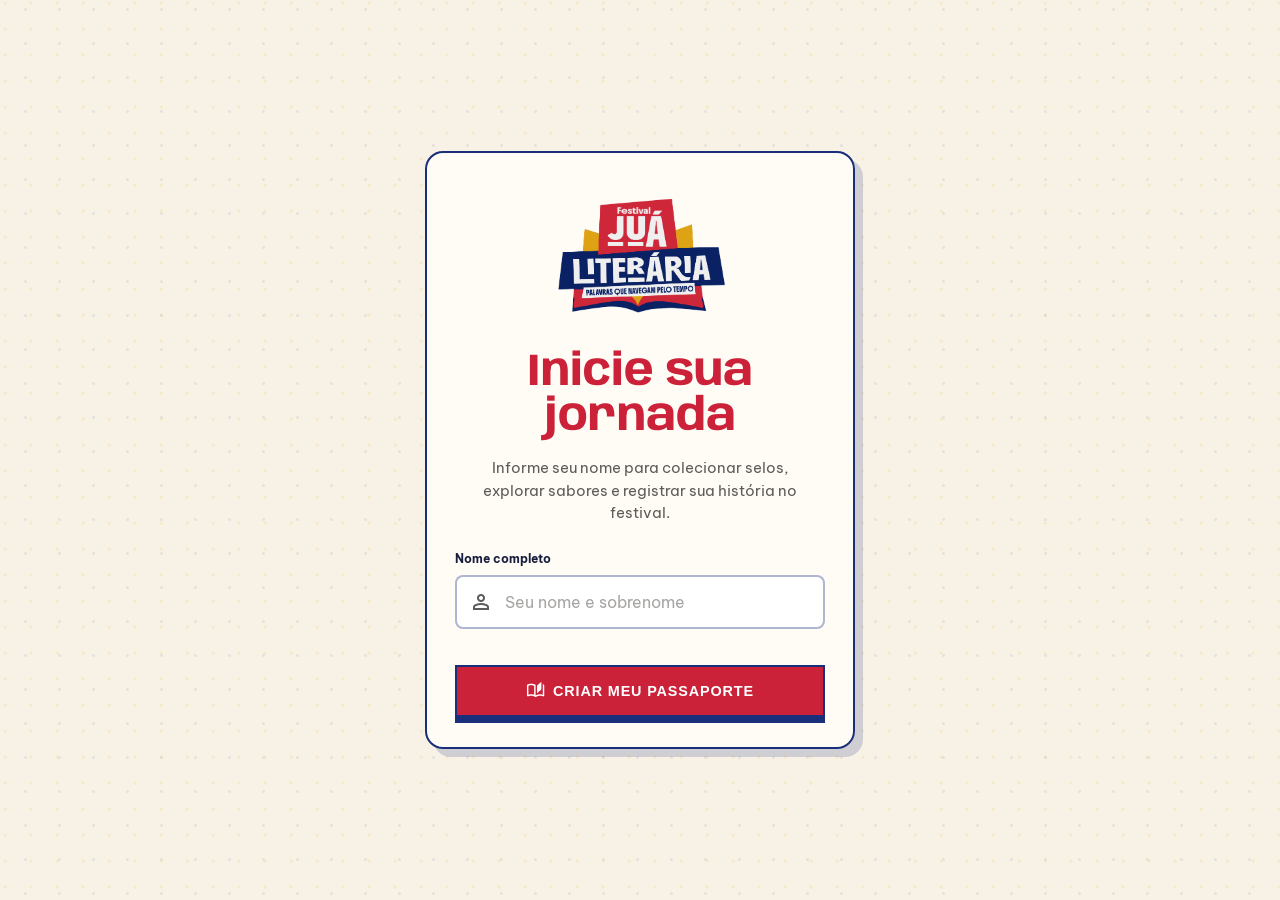
<file: rota-gastronomica-jua-literaria-2026/cadastro.html>
<!DOCTYPE html>
<html lang="pt-BR">
<head>
  <meta charset="UTF-8">
  <meta name="viewport" content="width=device-width, initial-scale=1.0">
  <title>Comece sua jornada · Rota Gastronômica Juá Literária 2026</title>
  <meta name="description" content="Informe seu nome para acessar o passaporte digital da Rota Gastronômica Juá Literária 2026.">
  <link rel="preconnect" href="https://fonts.googleapis.com">
  <link rel="preconnect" href="https://fonts.gstatic.com" crossorigin>
  <link href="https://fonts.googleapis.com/css2?family=Anybody:wght@600;700;800&family=Be+Vietnam+Pro:wght@400;500;600;700&display=swap" rel="stylesheet">
  <link href="https://fonts.googleapis.com/css2?family=Material+Symbols+Outlined:wght,FILL@100..700,0..1&display=swap" rel="stylesheet">
  <link rel="stylesheet" href="styles.css">
</head>
<body class="capture-page">
  <main class="capture-main">
    <section class="capture-card" aria-labelledby="captureTitle">
      <img class="capture-logo" src="assets/logo-jua-literaria.png" alt="Juá Literária">
      <h1 id="captureTitle">Inicie sua jornada</h1>
      <p class="capture-intro">Informe seu nome para colecionar selos, explorar sabores e registrar sua história no festival.</p>

      <form id="participantForm" novalidate>
        <label class="capture-label" for="participantName">Nome completo</label>
        <div class="capture-input-wrap">
          <span class="material-symbols-outlined">person</span>
          <input id="participantName" name="name" type="text" autocomplete="name" placeholder="Seu nome e sobrenome" required>
        </div>
        <p class="capture-error" id="captureError" role="alert"></p>
        <button class="button button-primary capture-submit" type="submit">
          <span class="material-symbols-outlined button-icon">auto_stories</span>
          Criar meu passaporte
        </button>
      </form>
    </section>
  </main>

  <script src="app-state.js"></script>
  <script>
    var form = document.getElementById('participantForm');
    var input = document.getElementById('participantName');
    var error = document.getElementById('captureError');
    var currentName = getParticipantName();

    if (currentName) input.value = currentName;

    form.addEventListener('submit', function (event) {
      event.preventDefault();
      var name = input.value.trim().replace(/\s+/g, ' ');
      var parts = name.split(' ');

      if (parts.length < 2 || parts.some(function (part) { return part.length < 2; })) {
        error.textContent = 'Informe seu nome e sobrenome.';
        input.focus();
        return;
      }

      if (!saveParticipantName(name)) {
        error.textContent = 'Não foi possível salvar seu nome neste navegador.';
        return;
      }

      window.location.href = 'passaporte.html';
    });
  </script>
</body>
</html>
</file>
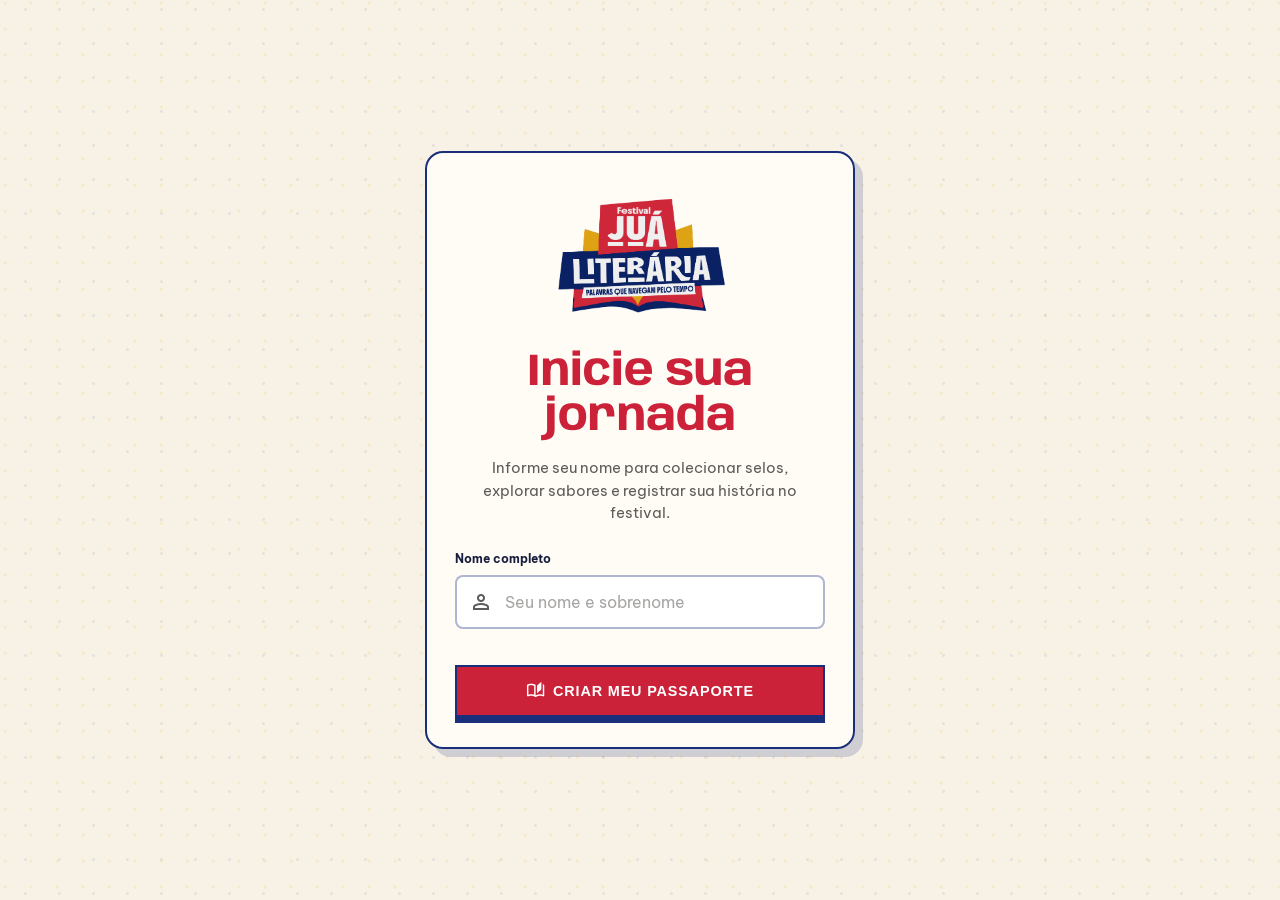
<file: rota-gastronomica-jua-literaria-2026/passaporte.html>
<!DOCTYPE html>
<html lang="pt-BR">
<head>
  <meta charset="UTF-8">
  <meta name="viewport" content="width=device-width, initial-scale=1.0">
  <title>Passaporte Digital · Rota Gastronômica Juá Literária 2026</title>
  <meta name="description" content="Seu passaporte digital da Rota Gastronômica Juá Literária 2026. Registre visitas, colecione selos e acompanhe sua jornada pelos estabelecimentos participantes.">
  <link rel="preconnect" href="https://fonts.googleapis.com">
  <link rel="preconnect" href="https://fonts.gstatic.com" crossorigin>
  <link href="https://fonts.googleapis.com/css2?family=Anybody:wght@600;700;800&family=Be+Vietnam+Pro:wght@400;500;600;700&display=swap" rel="stylesheet">
  <link href="https://fonts.googleapis.com/css2?family=Material+Symbols+Outlined:wght,FILL@100..700,0..1&display=swap" rel="stylesheet">
  <link rel="stylesheet" href="styles.css">
</head>
<body class="passport-page">
  <header class="site-header">
    <div class="container header-shell">
      <a class="wordmark" href="index.html" aria-label="Página inicial da rota"><img src="assets/logo-jua-literaria.png" alt="Rota Gastronômica Juá Literária 2026"></a>
      <nav class="desktop-nav" aria-label="Principal">
        <a href="mapa.html">Mapa</a>
        <a href="restaurantes.html">Restaurantes</a>
        <a href="index.html#como-funciona">Como funciona</a>
        <a class="is-active" href="passaporte.html">Passaporte</a>
      </nav>
    </div>
  </header>

  <main>
    <div class="container">
      <section class="passport-profile">
        <div class="passport-profile-bg" aria-hidden="true">
          <span class="material-symbols-outlined">auto_stories</span>
        </div>
        <img class="passport-profile-logo" src="assets/logo-jua-literaria.png" alt="Juá Literária">
        <div class="passport-profile-content">
          <h1 class="passport-profile-name" id="participantDisplayName">Rota Gastronômica</h1>
          <span class="passport-profile-badge">Passaporte digital</span>
          <div class="passport-profile-progress">
            <div class="progress-header">
              <span>Progresso da Rota</span>
              <span class="progress-count" id="progressCount">
                0 <span class="progress-total">/ 6 selos</span>
              </span>
            </div>
            <div class="progress-track">
              <div class="progress-fill" id="progressFill" style="width: 0%;"></div>
            </div>
            <button class="button button-primary share-route-button" id="shareRouteButton" type="button" disabled>
              <span class="material-symbols-outlined button-icon">share</span>
              Compartilhar rota
            </button>
          </div>
        </div>
      </section>

      <section>
        <div class="section-heading" style="margin-bottom: 18px;">
        </div>
        <div class="stamps-grid" id="stampsGrid">
          <div class="stamp-card" style="grid-column: 1 / -1; opacity: 0.6;">
            <div class="stamp-icon-wrap" style="border-color: var(--color-text-soft); color: var(--color-text-soft);">
              <span class="material-symbols-outlined">search</span>
            </div>
            <span class="stamp-name">Carregando...</span>
          </div>
        </div>
      </section>

      <section class="passport-info">
        <div class="passport-info-icon">
          <span class="material-symbols-outlined">featured_play_list</span>
        </div>
        <div>
          <h3>Complete sua coleção</h3>
          <p>Faltam <strong id="missingCount">6</strong> estabelecimentos para completar todos os selos da rota.</p>
        </div>
      </section>
    </div>
  </main>

  <a class="qr-fab" href="scanner.html">
    <span class="material-symbols-outlined" style="font-size: 1.3rem; font-variation-settings: 'FILL' 1;">qr_code_scanner</span>
    Escanear QR
  </a>

  <nav class="mobile-nav standard-mobile-nav" aria-label="Navegação inferior">
    <a href="index.html">
      <span class="material-symbols-outlined nav-icon">home</span>
      Início
    </a>
    <a href="mapa.html">
      <span class="material-symbols-outlined nav-icon">map</span>
      Mapa
    </a>
    <a class="is-active" href="passaporte.html">
      <span class="material-symbols-outlined nav-icon">auto_stories</span>
      Passaporte
    </a>
  </nav>

  <script src="app-state.js"></script>
  <script>
     if (!getParticipantName()) {
       window.location.replace('cadastro.html');
     }

     var participantDisplayName = document.getElementById('participantDisplayName');
     if (participantDisplayName && getParticipantName()) {
       participantDisplayName.textContent = getParticipantName();
     }

     var ESTABELECIMENTOS = [];

    var COLOR_CYCLE = ['style-primary', 'style-secondary', 'style-tertiary'];
    var ROTATIONS = [-8, 6, -4, 10, -6, 8];
    var BADGE_ROTATIONS = [8, -10, 6, -6, 12, -8];
    var SLUGS_VISITADOS = getSlugsVisitados();

    function getCategoryIcon(cat) {
      var map = { 'Restaurante': 'restaurant', 'Cafe': 'local_cafe', 'Bistro': 'wine_bar', 'Cozinha rapida': 'fastfood', 'Sobremesas': 'cake' };
      return map[cat] || 'restaurant';
    }

    function renderPassport() {
      var data = ESTABELECIMENTOS;
      var total = data.length;
      var count = 0;
      var colorIdx = 0;

      data.forEach(function (est) {
        if (SLUGS_VISITADOS.indexOf(est.slug) !== -1) { count++; }
      });

      document.getElementById('progressCount').innerHTML =
        count + ' <span class="progress-total">/ ' + total + ' selos</span>';
      document.getElementById('progressFill').style.width = (count / total * 100) + '%';
      var el = document.getElementById('missingCount');
      if (el) el.textContent = total - count;

      var grid = document.getElementById('stampsGrid');
      var html = '';

      data.forEach(function (est, i) {
        var isCollected = SLUGS_VISITADOS.indexOf(est.slug) !== -1;
        var visita = isCollected ? getVisitaPorSlug(est.slug) : null;
        var dateStr = visita ? visita.date : '';
        var rot = ROTATIONS[i % ROTATIONS.length];
        var badgeRot = BADGE_ROTATIONS[i % BADGE_ROTATIONS.length];
        var colorClass = isCollected ? COLOR_CYCLE[colorIdx++ % COLOR_CYCLE.length] : '';

        if (isCollected) {
          html +=
            '<div class="stamp-card collected">' +
              '<div class="stamp-badge" style="transform: rotate(' + badgeRot + 'deg);">' +
                '<span class="material-symbols-outlined" style="font-size: 0.9rem; font-variation-settings: \'FILL\' 1;">check</span>' +
              '</div>' +
              '<div class="stamp-icon-wrap ' + colorClass + '" style="transform: rotate(' + rot + 'deg);">' +
                '<span class="material-symbols-outlined" style="font-variation-settings: \'FILL\' 1;">' + getCategoryIcon(est.category) + '</span>' +
              '</div>' +
              '<span class="stamp-name">' + est.name + '</span>' +
              '<span class="stamp-meta">' + est.category + '</span>' +
              '<span class="stamp-date">' + dateStr + '</span>' +
            '</div>';
        } else {
          html +=
            '<div class="stamp-card locked">' +
              '<div class="stamp-icon-wrap" style="transform: rotate(' + rot + 'deg);">' +
                '<span class="material-symbols-outlined stamp-lock-icon">lock</span>' +
              '</div>' +
              '<span class="stamp-name">' + est.name + '</span>' +
              '<span class="stamp-meta">' + est.category + '</span>' +
              '<span class="stamp-date">Próxima parada</span>' +
            '</div>';
        }
      });

      grid.innerHTML = html;
    }

    function getCurrentVisits() {
      var validSlugs = {};
      ESTABELECIMENTOS.forEach(function (est) { validSlugs[est.slug] = true; });
      return getVisitas()
        .filter(function (visita) { return validSlugs[visita.slug]; })
        .sort(function (a, b) { return a.timestamp < b.timestamp ? 1 : -1; });
    }

    function roundRect(ctx, x, y, width, height, radius) {
      ctx.beginPath();
      ctx.moveTo(x + radius, y);
      ctx.arcTo(x + width, y, x + width, y + height, radius);
      ctx.arcTo(x + width, y + height, x, y + height, radius);
      ctx.arcTo(x, y + height, x, y, radius);
      ctx.arcTo(x, y, x + width, y, radius);
      ctx.closePath();
    }

    function drawWrappedText(ctx, text, x, y, maxWidth, lineHeight) {
      var words = text.split(' ');
      var line = '';
      var lines = [];

      words.forEach(function (word) {
        var test = line ? line + ' ' + word : word;
        if (ctx.measureText(test).width > maxWidth && line) {
          lines.push(line);
          line = word;
        } else {
          line = test;
        }
      });
      if (line) lines.push(line);

      lines.forEach(function (item, index) {
        ctx.fillText(item, x, y + index * lineHeight);
      });
      return y + lines.length * lineHeight;
    }

    function loadStoryLogo() {
      return new Promise(function (resolve) {
        var image = new Image();
        image.onload = function () { resolve(image); };
        image.onerror = function () { resolve(null); };
        image.src = 'assets/logo-jua-literaria.png';
      });
    }

    function canvasBlob(canvas) {
      return new Promise(function (resolve) {
        canvas.toBlob(resolve, 'image/png');
      });
    }

    async function generateStoryImage() {
      var button = document.getElementById('shareRouteButton');
      var allVisits = getCurrentVisits();
      var visits = allVisits.slice(0, 3);
      var visitedBySlug = {};
      allVisits.forEach(function (visit) { visitedBySlug[visit.slug] = visit; });
      var count = allVisits.length;
      var total = ESTABELECIMENTOS.length;
      var canvas = document.createElement('canvas');
      canvas.width = 1080;
      canvas.height = 1920;
      var ctx = canvas.getContext('2d');
      var logo = await loadStoryLogo();

      button.disabled = true;
      button.classList.add('is-loading');

      ctx.fillStyle = '#eceae5';
      ctx.fillRect(0, 0, canvas.width, canvas.height);
      ctx.fillStyle = '#fffdf7';
      roundRect(ctx, 12, 12, 1056, 1896, 28);
      ctx.fill();
      ctx.strokeStyle = '#d9d7d0';
      ctx.lineWidth = 3;
      ctx.stroke();

      if (logo) {
        var logoWidth = 430;
        var logoHeight = logo.height * (logoWidth / logo.width);
        ctx.drawImage(logo, (canvas.width - logoWidth) / 2, 70, logoWidth, logoHeight);
      }

      ctx.textAlign = 'center';
      ctx.fillStyle = '#1a2f7b';
      ctx.font = '700 28px Arial, sans-serif';
      ctx.fillText('LENDA LITERÁRIA', canvas.width / 2, 515);
      ctx.fillStyle = '#cb2239';
      ctx.font = '800 48px Anybody, Arial, sans-serif';
      ctx.fillText(getParticipantName().toUpperCase(), canvas.width / 2, 580);

      ctx.fillStyle = '#1a1f3f';
      ctx.font = '800 66px Anybody, Arial, sans-serif';
      ctx.fillText(count + '/' + total + ' SABORES', canvas.width / 2, 735);
      ctx.fillStyle = '#6f7ca8';
      ctx.font = '700 27px Arial, sans-serif';
      ctx.fillText((total ? Math.round((count / total) * 100) : 0) + '% CONCLUÍDO', canvas.width / 2, 780);

      ctx.fillStyle = '#eef0f4';
      ctx.fillRect(100, 830, 880, 14);
      ctx.fillStyle = '#cb2239';
      ctx.fillRect(100, 830, total ? (count / total) * 880 : 0, 14);

      ctx.fillStyle = '#f8f1e5';
      ctx.strokeStyle = '#6f7ca8';
      ctx.lineWidth = 5;
      ctx.setLineDash([12, 10]);
      roundRect(ctx, 70, 960, 940, 170, 28);
      ctx.fill();
      ctx.stroke();
      ctx.setLineDash([]);

      ctx.textAlign = 'center';
      ctx.fillStyle = '#5e5b58';
      ctx.font = '400 25px Arial, sans-serif';
      ctx.fillText('FAÇA SUA ROTA TAMBÉM!', canvas.width / 2, 1015);
      ctx.fillStyle = '#596ab0';
      roundRect(ctx, 300, 1040, 480, 58, 29);
      ctx.fill();
      ctx.fillStyle = '#ffffff';
      ctx.font = '700 22px Arial, sans-serif';
      ctx.fillText('↗  Link na Bio do @conduzzirbr', canvas.width / 2, 1077);

      ctx.strokeStyle = '#d8dbe2';
      ctx.lineWidth = 2;
      ctx.beginPath();
      ctx.moveTo(100, 1150);
      ctx.lineTo(980, 1150);
      ctx.stroke();

      ctx.textAlign = 'left';
      ctx.fillStyle = '#5e5b58';
      ctx.font = '700 28px Arial, sans-serif';
      ctx.fillText('COLEÇÃO', 70, 1210);

      var gridX = 70;
      var gridY = 1245;
      var cellWidth = 940;
      var cellHeight = 108;
      var cellGap = 12;
      var cellColors = ['#cb2239', '#6f7ca8', '#b69c55', '#cb2239'];
      var recentEstablishments = visits.slice(0, 5).map(function (visit) {
        return ESTABELECIMENTOS.find(function (est) { return est.slug === visit.slug; });
      }).filter(function (est) { return est; });

      recentEstablishments.forEach(function (est, index) {
        var x = gridX;
        var y = gridY + index * (cellHeight + cellGap);
        var color = cellColors[index % cellColors.length];

        ctx.fillStyle = '#fffdf7';
        ctx.strokeStyle = color;
        ctx.lineWidth = 3;
        ctx.fillRect(x, y, cellWidth, cellHeight);
        ctx.strokeRect(x, y, cellWidth, cellHeight);

        ctx.fillStyle = color;
        ctx.fillRect(x, y, 16, cellHeight);
        ctx.font = '700 22px Arial, sans-serif';
        ctx.textAlign = 'left';
        ctx.fillText(est.category === 'Sobremesas' ? 'DOCE' : est.category.toUpperCase().slice(0, 12), x + 42, y + 36);
        ctx.fillStyle = '#1a2f7b';
        ctx.font = '800 28px Anybody, Arial, sans-serif';
        ctx.textAlign = 'left';
        drawWrappedText(ctx, est.name.toUpperCase(), x + 42, y + 72, cellWidth - 130, 30);
        ctx.fillStyle = color;
        ctx.beginPath();
        ctx.arc(x + cellWidth - 48, y + cellHeight / 2, 24, 0, Math.PI * 2);
        ctx.fill();
        ctx.fillStyle = '#ffffff';
        ctx.font = '800 25px Arial, sans-serif';
        ctx.textAlign = 'center';
        ctx.fillText('✓', x + cellWidth - 48, y + cellHeight / 2 + 8);
      });

      ctx.fillStyle = '#1a2f7b';
      ctx.textAlign = 'center';
      ctx.font = '700 22px Arial, sans-serif';
      ctx.fillText('@conduzzirbr  ·  Juazeiro/BA', canvas.width / 2, 1875);

      var blob = await canvasBlob(canvas);
      var file = new File([blob], 'minha-rota-jua-literaria.png', { type: 'image/png' });
      var canShare = navigator.share && (!navigator.canShare || navigator.canShare({ files: [file] }));

      if (canShare) {
        try {
          await navigator.share({
            title: 'Minha Rota Gastronômica Juá Literária',
            text: 'Meu progresso na Rota Gastronômica Juá Literária',
            files: [file]
          });
        } catch (error) {
          if (error.name !== 'AbortError') downloadStoryImage(blob);
        }
      } else {
        downloadStoryImage(blob);
      }

      button.disabled = false;
      button.classList.remove('is-loading');
    }

    function downloadStoryImage(blob) {
      var url = URL.createObjectURL(blob);
      var link = document.createElement('a');
      link.href = url;
      link.download = 'minha-rota-jua-literaria.png';
      document.body.appendChild(link);
      link.click();
      link.remove();
      setTimeout(function () { URL.revokeObjectURL(url); }, 1000);
    }

    document.getElementById('shareRouteButton').addEventListener('click', generateStoryImage);

    fetch('data/estabelecimentos.json')
      .then(function (response) { return response.json(); })
      .then(function (data) {
        ESTABELECIMENTOS = data;
        renderPassport();
        document.getElementById('shareRouteButton').disabled = false;
      });
  </script>
</body>
</html>
</file>
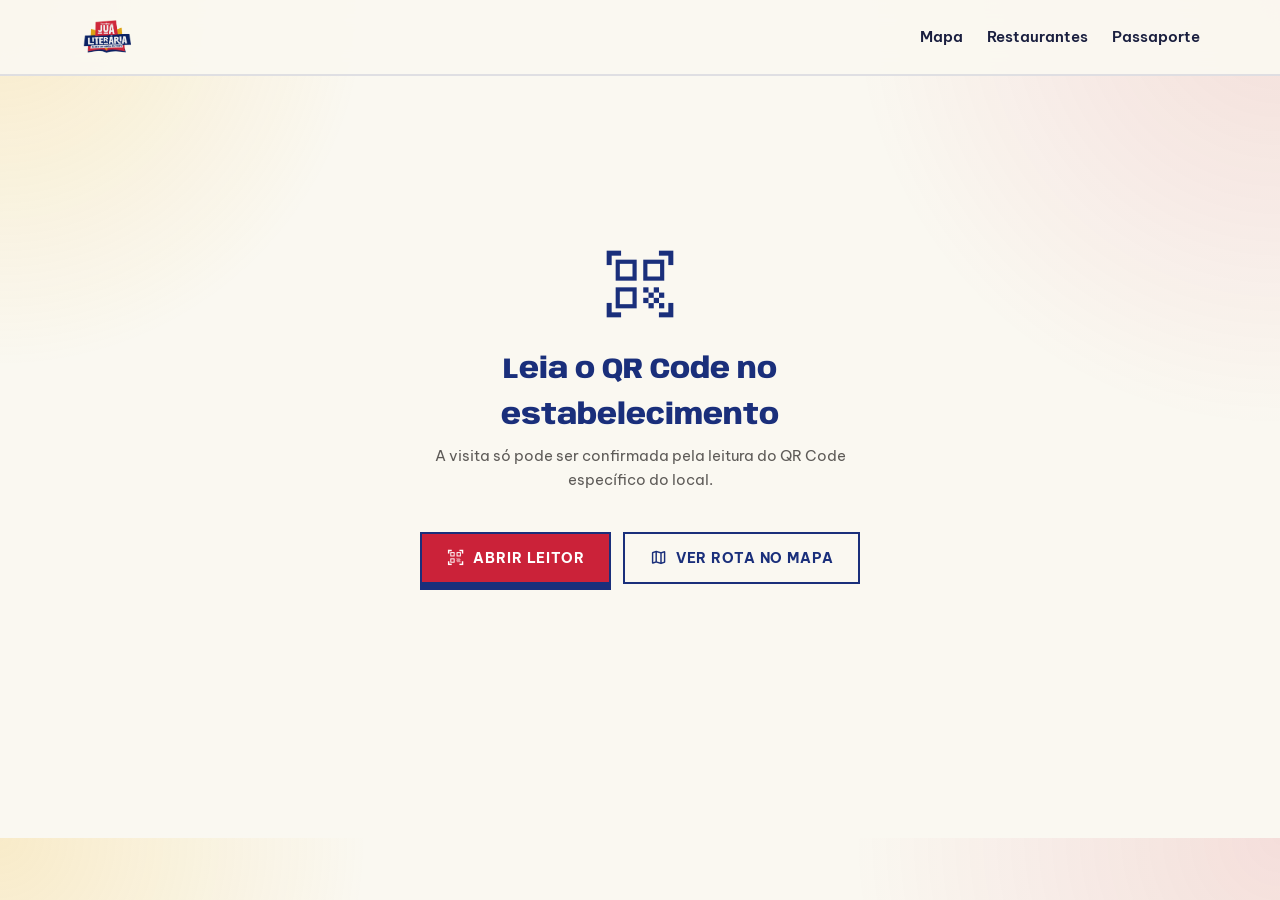
<file: rota-gastronomica-jua-literaria-2026/scan.html>
<!DOCTYPE html>
<html lang="pt-BR">
<head>
  <meta charset="UTF-8">
  <meta name="viewport" content="width=device-width, initial-scale=1.0">
  <title>Registrar Visita · Rota Gastronômica Juá Literária 2026</title>
  <meta name="description" content="Registre sua visita a um estabelecimento da Rota Gastronômica Juá Literária 2026.">
  <link rel="preconnect" href="https://fonts.googleapis.com">
  <link rel="preconnect" href="https://fonts.gstatic.com" crossorigin>
  <link href="https://fonts.googleapis.com/css2?family=Anybody:wght@600;700;800&family=Be+Vietnam+Pro:wght@400;500;600;700&display=swap" rel="stylesheet">
  <link href="https://fonts.googleapis.com/css2?family=Material+Symbols+Outlined:wght,FILL@100..700,0..1&display=swap" rel="stylesheet">
  <link rel="stylesheet" href="styles.css">
</head>
<body class="scan-page">
  <header class="site-header">
    <div class="container header-shell">
      <a class="wordmark" href="index.html" aria-label="Página inicial da rota"><img src="assets/logo-jua-literaria.png" alt="Rota Gastronômica Juá Literária 2026"></a>
      <nav class="desktop-nav" aria-label="Principal">
        <a href="mapa.html">Mapa</a>
        <a href="restaurantes.html">Restaurantes</a>
        <a href="passaporte.html">Passaporte</a>
      </nav>
    </div>
  </header>

  <main class="scan-main">
    <div class="container">
      <div class="scan-card" id="scanResult">
        <div class="scan-loading" id="scanLoading">
          <span class="material-symbols-outlined" style="font-size: 3rem; color: var(--color-text-soft);">hourglass_top</span>
          <p style="margin-top: 12px; font-weight: 600;">Validando visita...</p>
        </div>
      </div>
    </div>
  </main>

  <nav class="mobile-nav" aria-label="Navegação inferior">
    <a href="index.html">
      <span class="material-symbols-outlined nav-icon">home</span>
      Início
    </a>
    <a href="mapa.html">
      <span class="material-symbols-outlined nav-icon">map</span>
      Mapa
    </a>
    <a href="passaporte.html">
      <span class="material-symbols-outlined nav-icon">auto_stories</span>
      Passaporte
    </a>
  </nav>

  <script src="app-state.js"></script>
  <script>
    function getCategoryIcon(cat) {
      var map = { 'Restaurante': 'restaurant', 'Cafe': 'local_cafe', 'Bistro': 'wine_bar', 'Cozinha rapida': 'fastfood', 'Sobremesas': 'cake' };
      return map[cat] || 'restaurant';
    }

    function getCategoryStyle(cat) {
      var map = { 'Restaurante': 'style-primary', 'Cafe': 'style-secondary', 'Bistro': 'style-tertiary', 'Cozinha rapida': 'style-primary', 'Sobremesas': 'style-secondary' };
      return map[cat] || 'style-primary';
    }

    function processScan() {
      var params = new URLSearchParams(window.location.search);
      var slug = params.get('slug');
      var qrValidated = params.get('qr') === '1';

      if (!slug || !qrValidated) {
        renderInvalidEntry();
        return;
      }

      fetch('data/estabelecimentos.json')
        .then(function (r) { return r.json(); })
        .then(function (data) {
          var est = null;
          for (var i = 0; i < data.length; i++) {
            if (data[i].slug === slug) { est = data[i]; break; }
          }

          if (!est) {
            renderError('Estabelecimento não encontrado');
            return;
          }

          if (isVisitado(slug)) {
            renderDuplicate(est);
          } else {
            renderSuccess(est);
          }
        })
        .catch(function () {
          renderError('Erro ao carregar dados da rota');
        });
    }

    function renderSuccess(est) {
      var saved = salvarVisita(est.slug, est.name, est.category);
      if (!saved) {
        renderError('Não foi possível registrar. Verifique o armazenamento do navegador.');
        return;
      }
      registrarVisitaServidor(est.slug);

      var el = document.getElementById('scanResult');
      el.innerHTML =
        '<div class="scan-state scan-success">' +
          '<div class="scan-icon-wrap">' +
            '<span class="material-symbols-outlined scan-icon">check_circle</span>' +
          '</div>' +
          '<h2 class="scan-title">Visita registrada!</h2>' +
          '<p class="scan-subtitle">Mais um selo no seu passaporte</p>' +
          '<div class="scan-est-info">' +
            '<div class="scan-est-icon ' + getCategoryStyle(est.category) + '">' +
              '<span class="material-symbols-outlined" style="font-variation-settings: \'FILL\' 1;">' + getCategoryIcon(est.category) + '</span>' +
            '</div>' +
            '<div>' +
              '<strong class="scan-est-name">' + est.name + '</strong>' +
              '<span class="scan-est-cat">' + est.category + '</span>' +
            '</div>' +
          '</div>' +
          '<div class="scan-count">' +
            '<span class="material-symbols-outlined" style="font-size: 1.1rem; color: var(--color-primary);">auto_stories</span>' +
            '<span><strong id="scanCount">' + getContagem() + '</strong> selo' + (getContagem() !== 1 ? 's' : '') + ' coletado' + (getContagem() !== 1 ? 's' : '') + '</span>' +
          '</div>' +
          '<div class="scan-btn-row">' +
            '<a class="button button-primary" href="passaporte.html">' +
              '<span class="material-symbols-outlined button-icon">auto_stories</span>Ver passaporte' +
            '</a>' +
            '<a class="button button-secondary" href="mapa.html">' +
              '<span class="material-symbols-outlined button-icon">map</span>Voltar ao mapa' +
            '</a>' +
          '</div>' +
        '</div>';
    }

    function renderDuplicate(est) {
      var visita = getVisitaPorSlug(est.slug);
      var el = document.getElementById('scanResult');
      el.innerHTML =
        '<div class="scan-state scan-duplicate">' +
          '<div class="scan-icon-wrap">' +
            '<span class="material-symbols-outlined scan-icon">info</span>' +
          '</div>' +
          '<h2 class="scan-title">Você já visitou este local</h2>' +
          '<div class="scan-est-info">' +
            '<div class="scan-est-icon ' + getCategoryStyle(est.category) + '">' +
              '<span class="material-symbols-outlined" style="font-variation-settings: \'FILL\' 1;">' + getCategoryIcon(est.category) + '</span>' +
            '</div>' +
            '<div>' +
              '<strong class="scan-est-name">' + est.name + '</strong>' +
              '<span class="scan-est-cat">' + est.category + '</span>' +
            '</div>' +
          '</div>' +
          '<p class="scan-date-info">Registrado em <strong>' + (visita ? visita.date : '') + '</strong></p>' +
          '<div class="scan-btn-row">' +
            '<a class="button button-primary" href="passaporte.html">' +
              '<span class="material-symbols-outlined button-icon">auto_stories</span>Ver passaporte' +
            '</a>' +
            '<a class="button button-secondary" href="mapa.html">' +
              '<span class="material-symbols-outlined button-icon">map</span>Explorar rota' +
            '</a>' +
          '</div>' +
        '</div>';
    }

    function renderError(msg) {
      var el = document.getElementById('scanResult');
      el.innerHTML =
        '<div class="scan-state scan-error">' +
          '<div class="scan-icon-wrap">' +
            '<span class="material-symbols-outlined scan-icon">error_outline</span>' +
          '</div>' +
          '<h2 class="scan-title">QR code inválido</h2>' +
          '<p class="scan-subtitle">' + (msg || 'Não foi possível processar este QR code.') + '</p>' +
          '<div class="scan-btn-row">' +
            '<a class="button button-primary" href="mapa.html">' +
              '<span class="material-symbols-outlined button-icon">map</span>Ir para o mapa' +
            '</a>' +
            '<a class="button button-secondary" href="passaporte.html">' +
              '<span class="material-symbols-outlined button-icon">auto_stories</span>Ver passaporte' +
            '</a>' +
          '</div>' +
        '</div>';
    }

    function renderInvalidEntry() {
      var el = document.getElementById('scanResult');
      el.innerHTML =
        '<div class="scan-state scan-noslug">' +
          '<div class="scan-icon-wrap">' +
            '<span class="material-symbols-outlined scan-icon" style="color: var(--color-secondary);">qr_code_scanner</span>' +
          '</div>' +
          '<h2 class="scan-title">Leia o QR Code no estabelecimento</h2>' +
          '<p class="scan-subtitle">A visita só pode ser confirmada pela leitura do QR Code específico do local.</p>' +
          '<div class="scan-btn-row" style="margin-top: 20px;">' +
            '<a class="button button-primary" href="scanner.html">' +
              '<span class="material-symbols-outlined button-icon">qr_code_scanner</span>Abrir leitor' +
            '</a>' +
            '<a class="button button-secondary" href="mapa.html">' +
              '<span class="material-symbols-outlined button-icon">map</span>Ver rota no mapa' +
            '</a>' +
          '</div>' +
        '</div>';
    }

    processScan();
  </script>
</body>
</html>
</file>
<file: rota-gastronomica-jua-literaria-2026/styles.css>
:root {
  --color-background: #faf8f1;
  --color-paper: #fffdf7;
  --color-surface: #f2eee3;
  --color-ink: #1a1f3f;
  --color-text-soft: #5e5b58;
  --color-primary: #cb2239;
  --color-primary-deep: #a8162f;
  --color-secondary: #1a2f7b;
  --color-secondary-soft: #30469b;
  --color-accent: #f0b116;
  --color-border: #1a2f7b;
  --shadow-hard: 8px 8px 0 rgba(26, 47, 123, 0.15);
  --shadow-card: 12px 12px 0 rgba(240, 177, 22, 0.18);
  --radius-sm: 12px;
  --radius-md: 20px;
  --radius-lg: 32px;
  --container: min(1120px, calc(100% - 40px));
}

* {
  box-sizing: border-box;
}

html {
  scroll-behavior: smooth;
}

body {
  margin: 0;
  color: var(--color-ink);
  background:
    radial-gradient(circle at top left, rgba(240, 177, 22, 0.18), transparent 24%),
    radial-gradient(circle at top right, rgba(203, 34, 57, 0.12), transparent 28%),
    var(--color-background);
  font-family: "Be Vietnam Pro", sans-serif;
  line-height: 1.6;
}

img {
  display: block;
  max-width: 100%;
}

a {
  color: inherit;
  text-decoration: none;
}

button,
a {
  -webkit-tap-highlight-color: transparent;
}

.container {
  width: var(--container);
  margin: 0 auto;
}

.section-spacing {
  padding: 0 0 88px;
}

.site-header {
  position: sticky;
  top: 0;
  z-index: 20;
  backdrop-filter: blur(12px);
  background: rgba(250, 248, 241, 0.94);
  border-bottom: 2px solid rgba(26, 47, 123, 0.12);
}

.header-shell {
  display: flex;
  align-items: center;
  justify-content: space-between;
  min-height: 74px;
  gap: 24px;
}

.wordmark {
  position: relative;
  display: inline-flex;
  align-items: center;
  font-family: "Anybody", cursive;
  font-size: 1.25rem;
  font-weight: 800;
  text-transform: uppercase;
  letter-spacing: 0.03em;
  color: var(--color-primary);
}

.wordmark img {
  height: 40px;
  width: auto;
  display: block;
}

.wordmark::after {
  display: none;
}

.desktop-nav {
  display: none;
  gap: 24px;
  font-size: 0.95rem;
  font-weight: 600;
}

.desktop-nav a {
  position: relative;
}

.desktop-nav a::after {
  content: "";
  position: absolute;
  left: 0;
  bottom: -8px;
  width: 100%;
  height: 3px;
  background: var(--color-accent);
  transform: scaleX(0);
  transform-origin: left;
  transition: transform 180ms ease;
}

.desktop-nav a:hover::after,
.desktop-nav a:focus-visible::after {
  transform: scaleX(1);
}

.custom-shape-hero {
  clip-path: polygon(0 0, 100% 0, 100% 88%, 50% 100%, 0 88%);
}

.hero {
  position: relative;
  overflow: hidden;
  padding: 48px 0 88px;
  background: var(--color-primary);
  text-align: center;
  color: #fff;
}

.hero-blur-1,
.hero-blur-2 {
  position: absolute;
  border-radius: 50%;
  pointer-events: none;
  mix-blend-mode: multiply;
  opacity: 0.5;
  filter: blur(56px);
}

.hero-blur-1 {
  top: 40px;
  left: 40px;
  width: 140px;
  height: 140px;
  background: var(--color-accent);
}

.hero-blur-2 {
  bottom: 40px;
  right: 40px;
  width: 180px;
  height: 180px;
  background: var(--color-secondary);
}

.eyebrow,
.section-label,
.contrast-label {
  display: inline-flex;
  align-items: center;
  gap: 10px;
  padding: 8px 14px;
  border: 2px solid var(--color-secondary);
  font-size: 0.78rem;
  font-weight: 700;
  letter-spacing: 0.08em;
  text-transform: uppercase;
  background: #fff;
  color: var(--color-secondary);
}

.eyebrow::before,
.section-label::before,
.contrast-label::before {
  display: none;
}

.hero-logo {
  display: block;
  width: min(400px, 80vw);
  margin: 0 auto 24px;
}

.hero h1,
.intro-copy h2,
.section-heading h2,
.passport-copy h2,
.placeholder-shell h1,
.placeholder-shell h2,
.footer-grid h2 {
  margin: 0;
  font-family: "Anybody", cursive;
  font-weight: 800;
  line-height: 0.98;
  letter-spacing: -0.02em;
}

.hero h1 {
  font-size: clamp(2.9rem, 10vw, 5.5rem);
  color: #fff;
  text-transform: uppercase;
  margin: 0 auto 16px;
}

.hero-map-button {
  background: #0d2167;
}

.hero-text,
.intro-copy p,
.step-card p,
.pillar-card p,
.passport-copy p,
.footer-grid p,
.placeholder-shell p,
.placeholder-card p,
.restaurant-card p {
  color: var(--color-text-soft);
}

.hero-text {
  max-width: 600px;
  margin: 0 auto;
  font-size: 1.05rem;
  color: rgba(255, 255, 255, 0.88);
}

.hero-actions {
  display: flex;
  flex-wrap: wrap;
  justify-content: center;
  gap: 14px;
  margin-top: 32px;
}

.button {
  display: inline-flex;
  align-items: center;
  justify-content: center;
  min-height: 52px;
  padding: 0 24px;
  border: 2px solid var(--color-secondary);
  font-size: 0.9rem;
  font-weight: 700;
  letter-spacing: 0.06em;
  text-transform: uppercase;
  transition: transform 160ms ease, background 160ms ease, color 160ms ease;
}

.button:hover,
.button:focus-visible {
  transform: translate(-2px, -2px);
}

.button-primary {
  color: #fff;
  background: var(--color-primary);
  box-shadow: 0 6px 0 var(--color-secondary);
}

.button-secondary {
  color: var(--color-secondary);
  background: transparent;
}

.alt-primary {
  background: var(--color-accent);
  color: var(--color-secondary);
}

.period-badge {
  display: inline-flex;
  padding: 10px 26px;
  background: var(--color-secondary);
  border: 2px solid var(--color-accent);
  transform: none;
  font-family: "Anybody", cursive;
  font-size: 1.1rem;
  font-weight: 700;
  color: var(--color-accent);
  text-transform: uppercase;
  letter-spacing: 0.04em;
}

.step-icon {
  display: block;
  font-size: 2.4rem;
  color: var(--color-secondary);
  margin-bottom: 4px;
}

.pillar-head {
  display: flex;
  align-items: center;
  gap: 12px;
  margin-bottom: 14px;
  min-width: 0;
}

.pillar-icon {
  display: inline-flex;
  align-items: center;
  justify-content: center;
  width: 44px;
  height: 44px;
  flex-shrink: 0;
  background: var(--color-primary);
  color: #fff;
  border: 2px solid var(--color-secondary);
  font-size: 1.3rem;
}

.pillar-card strong {
  min-width: 0;
  line-height: 1.2;
  overflow-wrap: anywhere;
}

.button-icon {
  font-size: 1.2rem;
  margin-right: 8px;
  line-height: 0;
}

.nav-icon {
  display: block;
  font-size: 1.4rem;
  line-height: 1;
}

.step-card,
.pillar-card,
.restaurant-card,
.placeholder-card {
  background: rgba(255, 255, 255, 0.92);
  border: 2px solid var(--color-secondary);
  box-shadow: var(--shadow-hard);
}

.intro-copy h2,
.section-heading h2,
.passport-copy h2,
.placeholder-shell h1,
.placeholder-shell h2 {
  font-size: clamp(2rem, 6vw, 3.4rem);
  color: var(--color-secondary);
}

.intro-grid,
.passport-shell,
.footer-grid {
  display: grid;
  gap: 30px;
}

.intro-media,
.passport-media {
  overflow: hidden;
  background: var(--color-paper);
  border: 3px solid var(--color-secondary);
  box-shadow: var(--shadow-card);
}

.frame-tilt {
  transform: none;
}

.reverse-tilt {
  transform: none;
}

.intro-media img,
.passport-media img {
  width: 100%;
  height: 100%;
  object-fit: cover;
}

.intro-copy {
  align-self: center;
}

.intro-copy h2,
.section-heading h2,
.passport-copy h2 {
  margin-top: 18px;
}

.section-heading {
  margin-bottom: 30px;
}

.row-heading {
  display: flex;
  align-items: end;
  justify-content: space-between;
  gap: 18px;
}

.compact-heading h2 {
  max-width: 14ch;
}

.steps-section {
  background: var(--color-background);
}

.steps-grid,
.pillars-grid,
.cards-grid,
.placeholder-grid,
.placeholder-stat-grid {
  display: grid;
  gap: 20px;
}

.step-card {
  position: relative;
  min-height: 180px;
  padding: 44px 22px 24px;
  text-align: center;
  box-shadow: none;
  background: var(--color-paper);
}

.step-number {
  position: absolute;
  top: -15px;
  left: -10px;
  display: inline-flex;
  align-items: center;
  justify-content: center;
  width: 46px;
  height: 46px;
  margin-bottom: 20px;
  background: var(--color-primary);
  color: #fff;
  border: 2px solid var(--color-secondary);
  font-family: "Anybody", cursive;
  font-size: 1.4rem;
  font-weight: 800;
  transform: none;
  z-index: 2;
}

.step-card:nth-child(even) .step-number {
  background: var(--color-accent);
  color: var(--color-secondary);
}

.steps-section .section-heading {
  text-align: center;
}

.steps-section .section-heading h2 {
  display: inline-block;
  color: var(--color-primary);
  font-family: "Be Vietnam Pro", sans-serif;
  font-size: clamp(1.8rem, 5vw, 2.4rem);
  line-height: 1.1;
  letter-spacing: 0;
  text-transform: none;
  border-bottom: 3px solid var(--color-accent);
  padding-bottom: 8px;
}

.step-card h3,
.pillar-card strong,
.restaurant-card h3,
.placeholder-card h3 {
  margin: 0;
  font-family: "Anybody", cursive;
  font-size: 1.4rem;
  color: var(--color-secondary);
}

.step-card p,
.pillar-card p,
.restaurant-card p,
.placeholder-card p,
.footer-grid p,
.footer-links a,
.placeholder-shell p {
  margin-bottom: 0;
}

.pillars-grid {
  grid-template-columns: repeat(2, minmax(0, 1fr));
}

@media (max-width: 420px) {
  .pillars-grid {
    grid-template-columns: 1fr;
  }
  .pillar-card {
    min-height: auto;
    padding: 18px;
  }
}

.pillar-card {
  min-height: 170px;
  padding: 20px;
  transition: transform 160ms ease, background 160ms ease, color 160ms ease;
}

.pillar-card:hover,
.pillar-card:focus-visible {
  transform: translateY(-4px);
  background: var(--color-secondary);
  color: #fff;
}

.pillar-card:hover strong,
.pillar-card:focus-visible strong,
.pillar-card:hover p,
.pillar-card:focus-visible p {
  color: inherit;
}



.inline-link {
  color: var(--color-primary);
  font-weight: 700;
  text-transform: uppercase;
  letter-spacing: 0.06em;
}

.cards-grid {
  grid-template-columns: repeat(auto-fit, minmax(250px, 1fr));
}

.restaurant-card {
  overflow: hidden;
}

.restaurant-card img {
  width: 100%;
  aspect-ratio: 4 / 3;
  object-fit: cover;
  border-bottom: 2px solid var(--color-secondary);
}

.card-body {
  padding: 18px 18px 20px;
}

.card-meta {
  display: flex;
  align-items: center;
  justify-content: space-between;
  gap: 12px;
  margin-bottom: 10px;
  font-size: 0.78rem;
  font-weight: 700;
  letter-spacing: 0.05em;
  text-transform: uppercase;
  color: var(--color-primary);
}

.card-price {
  color: var(--color-secondary);
}

.card-dish {
  display: inline-flex;
  margin-top: 14px;
  padding: 8px 12px;
  background: rgba(240, 177, 22, 0.14);
  border: 1px solid rgba(26, 47, 123, 0.2);
  font-size: 0.85rem;
  font-weight: 600;
  color: var(--color-secondary);
}

.passport-section {
  padding-bottom: 120px;
}

.passport-shell {
  display: block;
  padding: 26px;
  background: var(--color-secondary);
  color: #fff;
  border: 3px solid var(--color-accent);
  border-radius: 0 34px;
  box-shadow: 14px 14px 0 rgba(203, 34, 57, 0.15);
}

.passport-copy {
  max-width: 760px;
}

.passport-shell .contrast-label {
  background: rgba(255, 255, 255, 0.1);
  color: #fff;
  border-color: rgba(255, 255, 255, 0.32);
}

.passport-shell .contrast-label::before {
  background: var(--color-accent);
}

.passport-copy h2,
.passport-copy p {
  color: #fff;
}

.site-footer {
  padding: 46px 0 96px;
  background: #121936;
  color: #f5f2ea;
}

/* === PARTICIPANT CAPTURE === */
.capture-page {
  min-height: 100vh;
  background:
    radial-gradient(circle at 20% 12%, rgba(240, 177, 22, 0.14) 0 1px, transparent 2px),
    radial-gradient(circle at 75% 28%, rgba(26, 47, 123, 0.08) 0 1px, transparent 2px),
    #f8f1e5;
  background-size: 26px 26px, 34px 34px;
}

.capture-main {
  display: flex;
  align-items: center;
  justify-content: center;
  min-height: 100vh;
  padding: 28px 20px;
}

.capture-card {
  width: min(100%, 430px);
  padding: 34px 28px 30px;
  background: rgba(255, 253, 247, 0.96);
  border: 2px solid var(--color-secondary);
  border-radius: 18px;
  box-shadow: 8px 8px 0 rgba(26, 47, 123, 0.18);
  text-align: center;
}

.capture-logo {
  width: min(190px, 58vw);
  height: auto;
  margin: 0 auto 22px;
}

.capture-card h1 {
  margin: 0;
  color: var(--color-primary);
  font-family: "Anybody", cursive;
  font-size: clamp(2rem, 8vw, 2.8rem);
  line-height: 1.02;
}

.capture-intro {
  max-width: 320px;
  margin: 16px auto 24px;
  color: var(--color-text-soft);
  font-size: 0.94rem;
  line-height: 1.5;
}

.capture-label {
  display: block;
  margin-bottom: 6px;
  color: var(--color-ink);
  font-size: 0.78rem;
  font-weight: 700;
  text-align: left;
}

.capture-input-wrap {
  display: flex;
  align-items: center;
  gap: 10px;
  padding: 0 12px;
  background: #fff;
  border: 2px solid rgba(26, 47, 123, 0.35);
  border-radius: 8px;
}

.capture-input-wrap:focus-within {
  border-color: var(--color-primary);
}

.capture-input-wrap .material-symbols-outlined {
  color: var(--color-text-soft);
}

.capture-input-wrap input {
  min-width: 0;
  width: 100%;
  height: 50px;
  border: 0;
  outline: 0;
  background: transparent;
  color: var(--color-ink);
  font: inherit;
}

.capture-input-wrap input::placeholder {
  color: rgba(94, 91, 88, 0.55);
}

.capture-error {
  min-height: 20px;
  margin: 6px 0 0;
  color: var(--color-primary);
  font-size: 0.78rem;
  text-align: left;
}

.capture-submit {
  width: 100%;
  margin-top: 10px;
  background: var(--color-primary);
}

.footer-grid h2 {
  font-size: 1.65rem;
  color: #fff;
}

.footer-tags {
  display: flex;
  flex-wrap: wrap;
  gap: 10px;
  margin-top: 20px;
}

.footer-tags span {
  padding: 8px 12px;
  border: 1px solid rgba(255, 255, 255, 0.2);
  background: rgba(255, 255, 255, 0.05);
  font-size: 0.85rem;
}

.footer-logos {
  display: flex;
  align-items: center;
  flex-wrap: wrap;
  gap: 14px;
  margin-top: 20px;
}

.footer-logos img {
  display: block;
  width: auto;
  max-width: 150px;
  height: 42px;
  object-fit: contain;
  object-position: left center;
}

.footer-links {
  display: grid;
  gap: 12px;
}

.footer-links a {
  color: #fff;
  font-weight: 600;
}

.footer-meta {
  margin-top: 30px;
  padding-top: 18px;
  border-top: 1px solid rgba(255, 255, 255, 0.14);
  color: rgba(255, 255, 255, 0.72);
}

.cards-carousel {
  display: flex;
  gap: 20px;
  overflow-x: auto;
  scroll-snap-type: x mandatory;
  -webkit-overflow-scrolling: touch;
  padding-bottom: 10px;
  scrollbar-width: thin;
  scrollbar-color: var(--color-secondary) transparent;
}

.cards-carousel > * {
  flex: 0 0 clamp(300px, 31vw, 360px);
  scroll-snap-align: start;
}

.cards-carousel::-webkit-scrollbar {
  height: 8px;
}

.cards-carousel::-webkit-scrollbar-track {
  background: transparent;
}

.cards-carousel::-webkit-scrollbar-thumb {
  background: var(--color-secondary);
  border-radius: 999px;
}

@media (max-width: 620px) {
  .pillars-grid {
    grid-template-columns: repeat(2, minmax(0, 1fr));
    gap: 12px;
  }

  .pillar-card {
    min-height: 170px;
    padding: 14px;
  }

  .pillar-head {
    align-items: flex-start;
    gap: 8px;
  }

  .pillar-icon {
    width: 38px;
    height: 38px;
    font-size: 1.1rem;
  }

  .pillar-card strong {
    font-size: 1.1rem;
    line-height: 1.08;
  }

  .pillar-card p {
    font-size: 0.82rem;
    line-height: 1.5;
  }

  .hero {
    padding-top: 34px;
    padding-bottom: 76px;
  }

  .hero h1 {
    max-width: 100%;
    font-size: clamp(2.2rem, 9vw, 4rem);
    overflow-wrap: break-word;
  }

  .mobile-nav a {
    padding-right: 2px;
    padding-left: 2px;
    font-size: clamp(0.54rem, 2vw, 0.62rem);
    letter-spacing: 0;
  }

  .cards-carousel {
    gap: 16px;
    padding-bottom: 8px;
    margin: 0 calc(-1 * (100vw - var(--container)) / 2);
    padding-left: calc((100vw - var(--container)) / 2);
    padding-right: calc((100vw - var(--container)) / 2);
    scrollbar-width: none;
  }
  .cards-carousel::-webkit-scrollbar {
    display: none;
  }
  .cards-carousel > * {
    flex: 0 0 280px;
  }
  .cards-carousel > a {
    flex: 0 0 280px;
  }
}

@media (max-width: 360px) {
  .pillars-grid {
    grid-template-columns: 1fr;
  }
}

.mobile-nav {
  position: fixed;
  right: 0;
  bottom: 0;
  left: 0;
  z-index: 30;
  display: grid;
  grid-template-columns: repeat(3, minmax(0, 1fr));
  background: rgba(250, 248, 241, 0.98);
  border-top: 2px solid rgba(26, 47, 123, 0.15);
}

.standard-mobile-nav {
  grid-template-columns: repeat(3, minmax(0, 1fr));
}

.standard-mobile-nav a {
  min-width: 0;
  text-align: center;
}

.mobile-nav a {
  display: flex;
  flex-direction: column;
  align-items: center;
  justify-content: center;
  min-width: 0;
  min-height: 64px;
  padding: 4px 6px;
  gap: 2px;
  font-size: 0.7rem;
  font-weight: 700;
  letter-spacing: 0.02em;
  text-transform: uppercase;
  white-space: nowrap;
}

.mobile-nav .is-active {
  color: var(--color-primary);
}

.mobile-nav .is-active .nav-icon {
  font-variation-settings: 'FILL' 1;
}

.placeholder-page main {
  padding: 34px 0 120px;
}

.placeholder-shell {
  display: grid;
  gap: 26px;
}

.placeholder-banner {
  padding: 24px;
  background: linear-gradient(135deg, var(--color-paper), #f3ecdc);
  border: 2px solid var(--color-secondary);
  box-shadow: var(--shadow-hard);
}

.placeholder-banner h1 {
  margin-top: 18px;
  font-size: clamp(2.4rem, 7vw, 4.8rem);
  color: var(--color-primary);
  text-transform: uppercase;
}

.placeholder-grid {
  grid-template-columns: repeat(auto-fit, minmax(240px, 1fr));
}

.placeholder-card {
  padding: 22px;
}

.placeholder-stat-grid {
  grid-template-columns: repeat(auto-fit, minmax(160px, 1fr));
}

.placeholder-stat {
  padding: 18px;
  background: rgba(255, 255, 255, 0.92);
  border: 2px solid var(--color-secondary);
}

.placeholder-stat strong {
  display: block;
  font-family: "Anybody", cursive;
  font-size: 2rem;
  color: var(--color-primary);
}

.placeholder-note {
  padding: 20px;
  background: rgba(26, 47, 123, 0.06);
  border-left: 4px solid var(--color-primary);
}

/* === PASSPORT PAGE === */
.passport-page main {
  padding: 34px 0 120px;
}

.passport-profile {
  position: relative;
  padding: 28px 24px;
  background: rgba(255, 255, 255, 0.94);
  border: 2px solid var(--color-secondary);
  box-shadow: var(--shadow-hard);
  display: flex;
  flex-direction: column;
  align-items: center;
  gap: 14px;
  text-align: center;
  margin-bottom: 32px;
  overflow: hidden;
}

.passport-profile-bg {
  position: absolute;
  right: -20px;
  top: -20px;
  opacity: 0.06;
  pointer-events: none;
  color: var(--color-secondary);
}

.passport-profile-bg .material-symbols-outlined {
  font-size: 8rem;
  font-variation-settings: 'FILL' 1;
}

.passport-profile-logo {
  width: min(120px, 50vw);
  height: auto;
  position: relative;
  z-index: 1;
}

.passport-profile-content {
  position: relative;
  z-index: 1;
  width: 100%;
}

.passport-profile-name {
  font-family: "Anybody", cursive;
  font-size: clamp(1.2rem, 4vw, 1.6rem);
  font-weight: 800;
  color: var(--color-secondary);
  text-transform: uppercase;
  margin: 0 0 8px;
}

.passport-profile-badge {
  display: inline-block;
  padding: 6px 16px;
  background: var(--color-secondary);
  color: #fff;
  border: 2px solid var(--color-secondary);
  font-size: 0.72rem;
  font-weight: 700;
  text-transform: uppercase;
  letter-spacing: 0.05em;
}

.passport-profile-progress {
  margin-top: 18px;
}

.passport-profile-progress .progress-header {
  display: flex;
  justify-content: space-between;
  align-items: baseline;
  margin-bottom: 10px;
  font-size: 0.88rem;
  color: var(--color-ink);
  font-weight: 600;
}

.progress-count {
  font-family: "Anybody", cursive;
  font-size: 1.4rem;
  font-weight: 800;
  color: var(--color-primary);
}

.progress-count .progress-total {
  font-size: 0.9rem;
  font-weight: 400;
  color: var(--color-text-soft);
  font-family: "Be Vietnam Pro", sans-serif;
}

.progress-track {
  width: 100%;
  height: 12px;
  background: var(--color-surface);
  border: 1px solid var(--color-secondary);
  border-radius: 999px;
  overflow: hidden;
}

.progress-fill {
  height: 100%;
  background: var(--color-primary);
  border-radius: 999px;
  transition: width 0.6s ease;
}

.share-route-button {
  margin-top: 18px;
  width: 100%;
}

.share-route-button:disabled {
  opacity: 0.58;
  cursor: wait;
}

.share-route-button.is-loading {
  pointer-events: none;
}

.stamps-grid {
  display: grid;
  grid-template-columns: repeat(2, minmax(0, 1fr));
  gap: 16px;
  margin-bottom: 28px;
}

.stamp-card {
  position: relative;
  padding: 18px 12px 14px;
  background: rgba(255, 255, 255, 0.92);
  border: 2px solid var(--color-secondary);
  display: flex;
  flex-direction: column;
  align-items: center;
  text-align: center;
  gap: 6px;
  transition: transform 120ms ease;
}

.stamp-card:active {
  transform: scale(0.97);
}

.stamp-card.locked {
  opacity: 0.55;
  border-style: dashed;
  background: var(--color-surface);
}

.stamp-badge {
  position: absolute;
  top: -10px;
  right: -10px;
  width: 28px;
  height: 28px;
  border-radius: 50%;
  background: var(--color-accent);
  color: var(--color-secondary);
  border: 2px solid var(--color-secondary);
  display: flex;
  align-items: center;
  justify-content: center;
  font-size: 0.9rem;
  box-shadow: 2px 2px 0 rgba(26, 47, 123, 0.12);
  z-index: 2;
}

.stamp-icon-wrap {
  width: 64px;
  height: 64px;
  border-radius: 50%;
  border: 2px dashed var(--color-primary);
  display: flex;
  align-items: center;
  justify-content: center;
  font-size: 1.6rem;
  color: #fff;
  transition: transform 200ms ease;
  flex-shrink: 0;
  background: transparent;
}

.stamp-card:hover .stamp-icon-wrap {
  transform: rotate(0deg) !important;
}

.stamp-card.collected .stamp-icon-wrap {
  border-style: dashed;
}

.stamp-icon-wrap.style-primary { background: var(--color-primary); }
.stamp-icon-wrap.style-secondary { background: var(--color-secondary); }
.stamp-icon-wrap.style-tertiary { background: var(--color-accent); color: var(--color-secondary); }

.stamp-card.locked .stamp-icon-wrap {
  border-color: var(--color-text-soft);
  color: var(--color-text-soft);
  background: transparent;
}

.stamp-name {
  font-family: "Anybody", cursive;
  font-size: 0.85rem;
  font-weight: 700;
  color: var(--color-ink);
  line-height: 1.15;
}

.stamp-meta {
  font-size: 0.62rem;
  color: var(--color-text-soft);
  font-weight: 600;
  text-transform: uppercase;
  letter-spacing: 0.04em;
}

.stamp-date {
  font-size: 0.68rem;
  color: var(--color-text-soft);
}

.stamp-card.locked .stamp-lock-icon {
  font-size: 1.4rem;
  color: var(--color-text-soft);
}

.passport-info {
  display: flex;
  align-items: center;
  gap: 14px;
  padding: 14px 16px;
  background: rgba(240, 177, 22, 0.08);
  border: 2px solid var(--color-secondary);
  margin-bottom: 24px;
}

.passport-info-icon {
  display: flex;
  align-items: center;
  justify-content: center;
  width: 40px;
  height: 40px;
  background: #fff;
  border: 2px solid var(--color-secondary);
  border-radius: 50%;
  flex-shrink: 0;
}

.passport-info-icon .material-symbols-outlined {
  color: var(--color-accent);
  font-variation-settings: 'FILL' 1;
}

.passport-info h3 {
  margin: 0;
  font-family: "Anybody", cursive;
  font-size: 0.9rem;
  color: var(--color-ink);
}

.passport-info p {
  margin: 2px 0 0;
  font-size: 0.8rem;
  color: var(--color-text-soft);
}

.qr-fab {
  position: fixed;
  bottom: 80px;
  right: 20px;
  z-index: 25;
  display: flex;
  align-items: center;
  gap: 8px;
  padding: 12px 18px;
  background: var(--color-primary);
  color: #fff;
  border: 2px solid var(--color-secondary);
  box-shadow: 0 4px 0 var(--color-secondary);
  font-family: "Anybody", cursive;
  font-size: 0.85rem;
  font-weight: 700;
  text-transform: uppercase;
  letter-spacing: 0.04em;
  cursor: pointer;
  transition: transform 120ms ease, box-shadow 120ms ease;
}

.qr-fab:active {
  transform: translateY(2px);
  box-shadow: 0 2px 0 var(--color-secondary);
}

@media (min-width: 620px) {
  .stamps-grid {
    grid-template-columns: repeat(3, minmax(0, 1fr));
  }

  .passport-profile {
    flex-direction: row;
    text-align: left;
    align-items: center;
    gap: 24px;
  }

  .passport-profile-bg {
    right: -10px;
    top: -30px;
  }

  .passport-profile-bg .material-symbols-outlined {
    font-size: 10rem;
  }
}

@media (min-width: 960px) {
  .stamps-grid {
    grid-template-columns: repeat(6, minmax(0, 1fr));
  }

  .passport-page main {
    padding-bottom: 52px;
  }

  .qr-fab {
    bottom: 32px;
  }
}

/* === SCAN PAGE === */
.scan-page main {
  padding: 34px 0 120px;
}

.scan-main {
  min-height: calc(100vh - 138px);
  display: flex;
  align-items: center;
  justify-content: center;
}

.scan-card {
  max-width: 440px;
  margin: 0 auto;
}

.scan-state {
  display: flex;
  flex-direction: column;
  align-items: center;
  text-align: center;
  padding: 20px 0;
}

.scan-icon-wrap {
  margin-bottom: 16px;
}

.scan-icon {
  font-size: 5rem;
  font-variation-settings: 'FILL' 1;
}

.scan-success .scan-icon { color: var(--color-primary); }
.scan-duplicate .scan-icon { color: var(--color-accent); }
.scan-error .scan-icon { color: var(--color-text-soft); }

.scan-title {
  font-family: "Anybody", cursive;
  font-size: clamp(1.4rem, 4vw, 1.8rem);
  font-weight: 800;
  color: var(--color-secondary);
  margin: 0 0 4px;
}

.scan-subtitle {
  color: var(--color-text-soft);
  font-size: 0.95rem;
  margin: 0 0 20px;
}

.scan-est-info {
  display: flex;
  align-items: center;
  gap: 12px;
  padding: 14px 18px;
  background: rgba(255, 255, 255, 0.92);
  border: 2px solid var(--color-secondary);
  margin-bottom: 16px;
  text-align: left;
  width: 100%;
}

.scan-est-icon {
  width: 48px;
  height: 48px;
  border-radius: 50%;
  display: flex;
  align-items: center;
  justify-content: center;
  font-size: 1.4rem;
  color: #fff;
  flex-shrink: 0;
  border: 2px solid var(--color-secondary);
}

.scan-est-icon.style-primary { background: var(--color-primary); }
.scan-est-icon.style-secondary { background: var(--color-secondary); }
.scan-est-icon.style-tertiary { background: var(--color-accent); color: var(--color-secondary); }

.scan-est-name {
  display: block;
  font-family: "Anybody", cursive;
  font-size: 1rem;
  color: var(--color-ink);
}

.scan-est-cat {
  display: block;
  font-size: 0.72rem;
  color: var(--color-text-soft);
  font-weight: 600;
  text-transform: uppercase;
  letter-spacing: 0.04em;
  margin-top: 2px;
}

.scan-count {
  display: flex;
  align-items: center;
  gap: 8px;
  padding: 10px 16px;
  background: rgba(240, 177, 22, 0.08);
  border: 1px solid rgba(26, 47, 123, 0.15);
  font-size: 0.9rem;
  margin-bottom: 24px;
}

.scan-date-info {
  font-size: 0.92rem;
  color: var(--color-text-soft);
  margin: 0 0 20px;
}

.scan-btn-row {
  display: flex;
  gap: 12px;
  justify-content: center;
  flex-wrap: wrap;
  width: 100%;
}

.scan-manual-input {
  display: flex;
  gap: 8px;
  width: 100%;
  margin-top: 12px;
}

.scan-manual-input input {
  flex: 1;
  padding: 12px 16px;
  border: 2px solid var(--color-secondary);
  font-family: "Be Vietnam Pro", sans-serif;
  font-size: 0.9rem;
  color: var(--color-ink);
  background: #fff;
}

.scan-manual-input input:focus {
  outline: none;
  border-color: var(--color-primary);
}

/* === ADMIN / QR PAGE === */
.admin-page main {
  padding: 34px 0 120px;
}

.admin-header {
  margin-bottom: 32px;
}

.admin-title {
  font-family: "Anybody", cursive;
  font-size: clamp(1.6rem, 4vw, 2.4rem);
  font-weight: 800;
  color: var(--color-secondary);
  margin: 0 0 8px;
  text-transform: uppercase;
}

.admin-desc {
  color: var(--color-text-soft);
  font-size: 0.95rem;
  margin: 0 0 12px;
}

.admin-note {
  font-size: 0.82rem;
  color: var(--color-text-soft);
  padding: 10px 14px;
  background: rgba(240, 177, 22, 0.06);
  border: 1px solid rgba(26, 47, 123, 0.12);
  margin-bottom: 20px;
}

.admin-actions {
  display: flex;
  gap: 12px;
  flex-wrap: wrap;
}

.qr-grid {
  display: grid;
  grid-template-columns: repeat(auto-fill, minmax(260px, 1fr));
  gap: 24px;
}

.qr-card {
  padding: 24px 20px 20px;
  background: rgba(255, 255, 255, 0.94);
  border: 2px solid var(--color-secondary);
  display: flex;
  flex-direction: column;
  align-items: center;
  text-align: center;
  gap: 8px;
}

.qr-logo {
  width: 80px;
  height: auto;
  margin-bottom: 4px;
}

.qr-name {
  font-family: "Anybody", cursive;
  font-size: 1.1rem;
  font-weight: 700;
  color: var(--color-secondary);
  margin: 0;
}

.qr-category {
  font-size: 0.7rem;
  font-weight: 700;
  text-transform: uppercase;
  letter-spacing: 0.04em;
  color: var(--color-text-soft);
}

.qr-instruction {
  font-size: 0.78rem;
  color: var(--color-text-soft);
  margin: 4px 0 8px;
}

.qr-canvas-wrap {
  display: flex;
  justify-content: center;
  margin: 8px 0;
  padding: 8px;
  background: #fff;
  border: 1px solid rgba(26, 47, 123, 0.1);
}

.qr-canvas-wrap canvas,
.qr-canvas-wrap img {
  display: block;
}

.qr-url {
  font-size: 0.65rem;
  color: var(--color-text-soft);
  word-break: break-all;
  max-width: 100%;
  background: var(--color-surface);
  padding: 4px 8px;
  border: 1px solid rgba(26, 47, 123, 0.08);
}

.qr-print-button {
  min-height: 40px;
  padding: 0 14px;
  font-size: 0.72rem;
}

.qr-single .qr-grid {
  grid-template-columns: minmax(0, 720px);
  justify-content: center;
}

.qr-single .qr-card {
  padding: 42px;
}

@media print {
  @page {
    size: A4 portrait;
    margin: 0;
  }

  html,
  body {
    margin: 0 !important;
    padding: 0 !important;
    background: #fff !important;
  }

  .no-print { display: none !important; }

  .admin-page main { padding: 0; }

  .qr-single .container {
    width: 210mm;
    margin: 0;
  }

  .qr-grid {
    grid-template-columns: repeat(2, minmax(0, 1fr));
    gap: 16px;
  }

  .qr-card {
    page-break-inside: avoid;
    border: 1px solid #ccc;
    padding: 16px;
  }

  .qr-single .qr-grid {
    display: flex;
    align-items: center;
    justify-content: center;
    width: 210mm;
    height: 297mm;
    min-height: 297mm;
    margin: 0;
  }

  .qr-single .qr-card {
    display: flex;
    align-items: center;
    justify-content: center;
    width: 210mm;
    height: 297mm;
    min-height: 297mm;
    padding: 20mm;
    gap: 5mm;
    border: 0;
    box-shadow: none;
  }

  .qr-single .qr-logo {
    width: 38mm;
    height: auto;
  }

  .qr-single .qr-name {
    font-size: 7mm;
  }

  .qr-single .qr-category {
    font-size: 3.5mm;
  }

  .qr-single .qr-instruction {
    margin: 3mm 0 4mm;
    font-size: 4mm;
  }

  .qr-single .qr-canvas-wrap {
    width: 82mm;
    height: 82mm;
    margin: 2mm 0;
    padding: 3mm;
  }

  .qr-single .qr-canvas-wrap canvas,
  .qr-single .qr-canvas-wrap img {
    width: 76mm !important;
    height: 76mm !important;
  }

  .qr-single .qr-print-button {
    display: none !important;
  }

  .qr-single .qr-url {
    display: none !important;
  }

  .qr-single .qr-card {
    justify-content: center;
  }

  .qr-print-button {
    display: none !important;
  }

  .qr-logo { width: 60px; }
  .qr-canvas-wrap canvas, .qr-canvas-wrap img { width: 140px; height: 140px; }
  .qr-instruction { font-size: 0.72rem; }
  .admin-note, .admin-actions { display: none !important; }
}

/* === SCANNER PAGE === */
.scanner-page {
  overflow: hidden;
  height: 100vh;
  background: #000;
  color: #fff;
}

.scanner-main {
  display: flex;
  flex-direction: column;
  height: 100vh;
}

.scanner-top {
  display: flex;
  align-items: center;
  gap: 12px;
  padding: 16px 20px;
  background: rgba(0, 0, 0, 0.8);
  z-index: 10;
  flex-shrink: 0;
}

.scanner-back {
  display: flex;
  align-items: center;
  justify-content: center;
  width: 40px;
  height: 40px;
  background: none;
  border: none;
  color: #fff;
  cursor: pointer;
  font-size: 1.4rem;
}

.scanner-title-area {
  flex: 1;
}

.scanner-title {
  font-family: "Anybody", cursive;
  font-size: 1.1rem;
  font-weight: 700;
  margin: 0;
  color: #fff;
}

.scanner-subtitle {
  font-size: 0.78rem;
  margin: 2px 0 0;
  color: rgba(255, 255, 255, 0.6);
}

.scanner-view {
  flex: 1;
  position: relative;
  overflow: hidden;
  display: flex;
  align-items: center;
  justify-content: center;
}

.scanner-loading {
  position: absolute;
  inset: 0;
  z-index: 4;
  width: 100%;
  height: 100%;
  display: flex;
  flex-direction: column;
  align-items: center;
  justify-content: center;
  text-align: center;
  padding: 40px;
  color: rgba(255, 255, 255, 0.7);
  pointer-events: none;
}

.scanner-error {
  display: none;
  flex-direction: column;
  align-items: center;
  justify-content: center;
  text-align: center;
  padding: 40px;
  color: rgba(255, 255, 255, 0.8);
}

.scanner-bottom {
  flex-shrink: 0;
  padding: 16px 20px;
  padding-bottom: calc(16px + env(safe-area-inset-bottom, 0px));
  background: rgba(0, 0, 0, 0.85);
  z-index: 10;
}

.scanner-manual {
  margin-bottom: 10px;
}

.scanner-manual-label {
  display: block;
  font-size: 0.78rem;
  color: rgba(255, 255, 255, 0.6);
  margin-bottom: 8px;
}

.scanner-manual-row {
  display: flex;
  gap: 8px;
}

.scanner-input {
  flex: 1;
  padding: 12px 16px;
  border: 2px solid rgba(255, 255, 255, 0.3);
  background: rgba(255, 255, 255, 0.1);
  font-family: "Be Vietnam Pro", sans-serif;
  font-size: 0.9rem;
  color: #fff;
  outline: none;
}

.scanner-input:focus {
  border-color: var(--color-accent);
}

.scanner-input::placeholder {
  color: rgba(255, 255, 255, 0.35);
}

.scanner-hint {
  font-size: 0.72rem;
  color: rgba(255, 255, 255, 0.4);
  margin: 0;
}

/* html5-qrcode overrides */
#qrReader video {
  position: absolute !important;
  top: 50% !important;
  left: 50% !important;
  min-width: 100% !important;
  min-height: 100% !important;
  width: auto !important;
  height: auto !important;
  transform: translate(-50%, -50%) !important;
  object-fit: cover !important;
}

#qrReader {
  width: 100% !important;
  height: 100% !important;
}

#qrReader img {
  display: none !important;
}

#qrReader__scan_region {
  position: relative !important;
  width: 100% !important;
  height: 100% !important;
}

#qrReader__dashboard {
  display: none !important;
}

/* Keep the library's scan frame square on every viewport. */
#qrReader #qr-shaded-region {
  top: 50% !important;
  left: 50% !important;
  width: min(78vw, 320px) !important;
  height: min(78vw, 320px) !important;
  transform: translate(-50%, -50%) !important;
  border: 3px solid var(--color-accent) !important;
  border-radius: 16px !important;
  box-shadow: 0 0 0 9999px rgba(0, 0, 0, 0.4) !important;
  pointer-events: none !important;
  z-index: 5 !important;
  animation: scannerPulse 2s ease-in-out infinite;
}

#qrReader__scan_region::after {
  display: none !important;
}

@keyframes scannerPulse {
  0%, 100% { border-color: var(--color-accent); }
  50% { border-color: var(--color-primary); }
}

.empty-state,
.loading-state {
  padding: 24px;
  display: flex;
  flex-direction: column;
  align-items: center;
  justify-content: center;
  text-align: center;
  min-height: 120px;
  border: 2px dashed rgba(26, 47, 123, 0.24);
  background: rgba(255, 255, 255, 0.7);
}

.map-body {
  overflow: hidden;
  height: 100vh;
}

.map-body .site-header {
  position: fixed;
  top: 0;
  left: 0;
  right: 0;
  z-index: 30;
}

.map-area {
  position: fixed;
  top: 74px;
  left: 0;
  right: 0;
  bottom: 64px;
  z-index: 1;
  overflow: hidden;
  background: var(--color-background);
}

#map {
  position: absolute;
  inset: 0;
  width: 100%;
  height: 100%;
  z-index: 0;
}

.map-marker {
  display: flex;
  flex-direction: column;
  align-items: center;
  cursor: pointer;
}

.marker-icon {
  display: flex;
  align-items: center;
  justify-content: center;
  width: 46px;
  height: 46px;
  border-radius: 50%;
  border: 2px solid var(--color-secondary);
  box-shadow: 0 4px 0 var(--color-secondary);
  font-size: 1.3rem;
  color: #fff;
  cursor: pointer;
  transition: transform 120ms ease;
}

.marker-icon:active {
  transform: scale(0.92);
}

.marker-icon.style-primary { background: var(--color-primary); }
.marker-icon.style-secondary { background: var(--color-secondary); }
.marker-icon.style-tertiary { background: var(--color-accent); color: var(--color-secondary); }

.marker-label {
  max-width: min(180px, 42vw);
  margin-top: 6px;
  padding: 4px 10px;
  background: #fff;
  border: 1px solid var(--color-secondary);
  border-radius: 8px;
  font-size: 0.72rem;
  font-weight: 700;
  white-space: nowrap;
  overflow: hidden;
  text-overflow: ellipsis;
  box-shadow: 0 2px 4px rgba(0, 0, 0, 0.08);
}

.map-overlay {
  position: absolute;
  inset: 0;
  z-index: 5;
  display: flex;
  flex-direction: column;
  pointer-events: none;
}

.map-overlay > * {
  pointer-events: auto;
}

.search-box {
  margin: 16px 16px 0;
}

.search-group {
  display: flex;
  align-items: center;
  background: #fff;
  border: 2px solid var(--color-secondary);
  border-radius: 12px;
  padding: 12px 16px;
  gap: 12px;
  box-shadow: var(--shadow-hard);
}

.search-group input {
  flex: 1;
  border: none;
  outline: none;
  background: transparent;
  font-family: "Be Vietnam Pro", sans-serif;
  font-size: 0.9rem;
  color: var(--color-ink);
}

.search-group input::placeholder {
  color: var(--color-text-soft);
  opacity: 0.65;
}

.search-group .material-symbols-outlined {
  font-size: 1.3rem;
  color: var(--color-text-soft);
}

.search-tune {
  background: none;
  border: none;
  padding: 0;
  cursor: pointer;
  color: var(--color-primary);
}

.filter-row {
  width: 100%;
  min-width: 0;
  padding: 12px 16px 8px;
  overflow-x: auto;
  display: flex;
  gap: 10px;
  -ms-overflow-style: none;
  scrollbar-width: none;
}

.filter-row::-webkit-scrollbar {
  display: none;
}

.filter-chip {
  flex: 0 0 auto;
  display: inline-flex;
  align-items: center;
  gap: 6px;
  padding: 10px 16px;
  border-radius: 999px;
  border: 2px solid var(--color-secondary);
  font-size: 0.78rem;
  font-weight: 700;
  text-transform: uppercase;
  letter-spacing: 0.04em;
  white-space: nowrap;
  background: #fff;
  color: var(--color-secondary);
  cursor: pointer;
  transition: all 120ms ease;
  font-family: "Be Vietnam Pro", sans-serif;
}

.filter-chip:active {
  transform: scale(0.96);
}

.filter-chip.is-active {
  background: var(--color-secondary);
  color: #fff;
}

.fab-corner {
  display: flex;
  justify-content: flex-end;
  padding: 0 16px;
  margin-top: auto;
  margin-bottom: 12px;
}

.fab-btn {
  display: flex;
  align-items: center;
  justify-content: center;
  width: 52px;
  height: 52px;
  border-radius: 50%;
  background: #fff;
  border: 2px solid var(--color-secondary);
  box-shadow: 0 4px 0 var(--color-secondary);
  color: var(--color-primary);
  cursor: pointer;
  transition: all 120ms ease;
}

.fab-btn:active {
  transform: translateY(2px);
  box-shadow: 0 2px 0 var(--color-secondary);
}

.map-sheet {
  margin-top: auto;
  background: rgba(255, 255, 255, 0.98);
  border-top: 2px solid var(--color-secondary);
  border-radius: 24px 24px 0 0;
  box-shadow: 0 -8px 24px rgba(26, 47, 123, 0.08);
  transition: transform 0.35s cubic-bezier(0.4, 0, 0.2, 1);
  pointer-events: auto;
  max-height: 55vh;
  display: flex;
  flex-direction: column;
}

.sheet-grip {
  display: flex;
  justify-content: center;
  padding: 12px 0 8px;
  cursor: pointer;
}

.sheet-grip-bar {
  width: 40px;
  height: 4px;
  border-radius: 999px;
  background: rgba(26, 47, 123, 0.15);
}

.sheet-title {
  padding: 0 16px 12px;
}

.sheet-title h2 {
  display: flex;
  align-items: center;
  gap: 8px;
  margin: 0;
  font-family: "Anybody", cursive;
  font-size: 1.3rem;
  color: var(--color-ink);
}

.sheet-title p {
  margin: 4px 0 0;
  color: var(--color-text-soft);
  font-size: 0.85rem;
}

.sheet-items {
  overflow-y: auto;
  padding: 0 16px 16px;
  display: flex;
  flex-direction: column;
  gap: 12px;
}

.nearby-card {
  display: flex;
  gap: 14px;
  padding: 12px;
  background: #fff;
  border: 1px solid var(--color-secondary);
  border-radius: 14px;
  cursor: pointer;
  transition: background 120ms ease;
}

.nearby-card:active {
  background: var(--color-surface);
}

.nearby-img {
  width: 76px;
  height: 76px;
  border-radius: 10px;
  overflow: hidden;
  flex-shrink: 0;
  border: 1px solid rgba(26, 47, 123, 0.1);
  background: var(--color-accent);
  display: flex;
  align-items: center;
  justify-content: center;
}

.nearby-img .material-symbols-outlined {
  font-size: 1.6rem;
  color: var(--color-secondary);
}

.nearby-detail {
  flex: 1;
  display: flex;
  flex-direction: column;
  justify-content: center;
  gap: 4px;
  min-width: 0;
}

.nearby-detail h3 {
  margin: 0;
  font-family: "Anybody", cursive;
  font-size: 1.05rem;
  color: var(--color-ink);
  white-space: nowrap;
  overflow: hidden;
  text-overflow: ellipsis;
}

.nearby-badges {
  display: flex;
  align-items: center;
  gap: 8px;
  flex-wrap: wrap;
}

.nearby-badge {
  padding: 2px 8px;
  background: var(--color-accent);
  color: var(--color-secondary);
  font-size: 0.62rem;
  font-weight: 700;
  text-transform: uppercase;
  letter-spacing: 0.04em;
  border-radius: 999px;
}

.nearby-stars {
  display: flex;
  align-items: center;
  gap: 3px;
  font-size: 0.72rem;
  font-weight: 600;
  color: var(--color-ink);
}

.nearby-stars .material-symbols-outlined {
  font-size: 0.9rem;
  color: var(--color-accent);
}

.nearby-meta {
  display: flex;
  align-items: center;
  gap: 4px;
  font-size: 0.8rem;
  color: var(--color-text-soft);
}

.nearby-meta .material-symbols-outlined {
  font-size: 0.95rem;
}

@media (max-width: 620px) {
  .map-overlay {
    width: 100%;
    max-width: 100vw;
  }

  .filter-row {
    padding: 10px 12px 8px;
    gap: 8px;
  }

  .filter-chip {
    padding: 8px 12px;
    font-size: 0.7rem;
  }

  .marker-icon {
    width: 38px;
    height: 38px;
    font-size: 1.05rem;
  }

  .marker-label {
    max-width: 132px;
    padding: 3px 7px;
    font-size: 0.62rem;
  }

  .fab-corner {
    padding: 0 12px;
    margin-bottom: 10px;
  }

  .map-sheet {
    max-height: 48vh;
    border-radius: 18px 18px 0 0;
  }

  .sheet-title {
    padding-right: 12px;
    padding-left: 12px;
  }

  .sheet-title h2 {
    font-size: 1.1rem;
  }

  .sheet-title p {
    font-size: 0.76rem;
  }

  .sheet-items {
    padding-right: 12px;
    padding-left: 12px;
  }

  .nearby-card {
    gap: 10px;
    padding: 10px;
  }

  .nearby-img {
    width: 58px;
    height: 58px;
  }
}

@media (min-width: 720px) {
  .intro-grid,
  .passport-shell,
  .footer-grid {
    grid-template-columns: minmax(0, 1.2fr) minmax(300px, 0.8fr);
    align-items: center;
  }

  .steps-grid,
  .pillars-grid {
    grid-template-columns: repeat(2, minmax(0, 1fr));
  }
}

@media (min-width: 960px) {
  .desktop-nav {
    display: flex;
  }

  .steps-grid {
    grid-template-columns: repeat(4, minmax(0, 1fr));
  }

  .pillars-grid {
    grid-template-columns: repeat(4, minmax(0, 1fr));
  }

  .mobile-nav {
    display: none;
  }

  .map-area {
    bottom: 0;
  }

  .site-footer {
    padding-bottom: 52px;
  }
}

@media (prefers-reduced-motion: reduce) {
  html {
    scroll-behavior: auto;
  }

  * {
    transition: none !important;
  }
}
</file>
